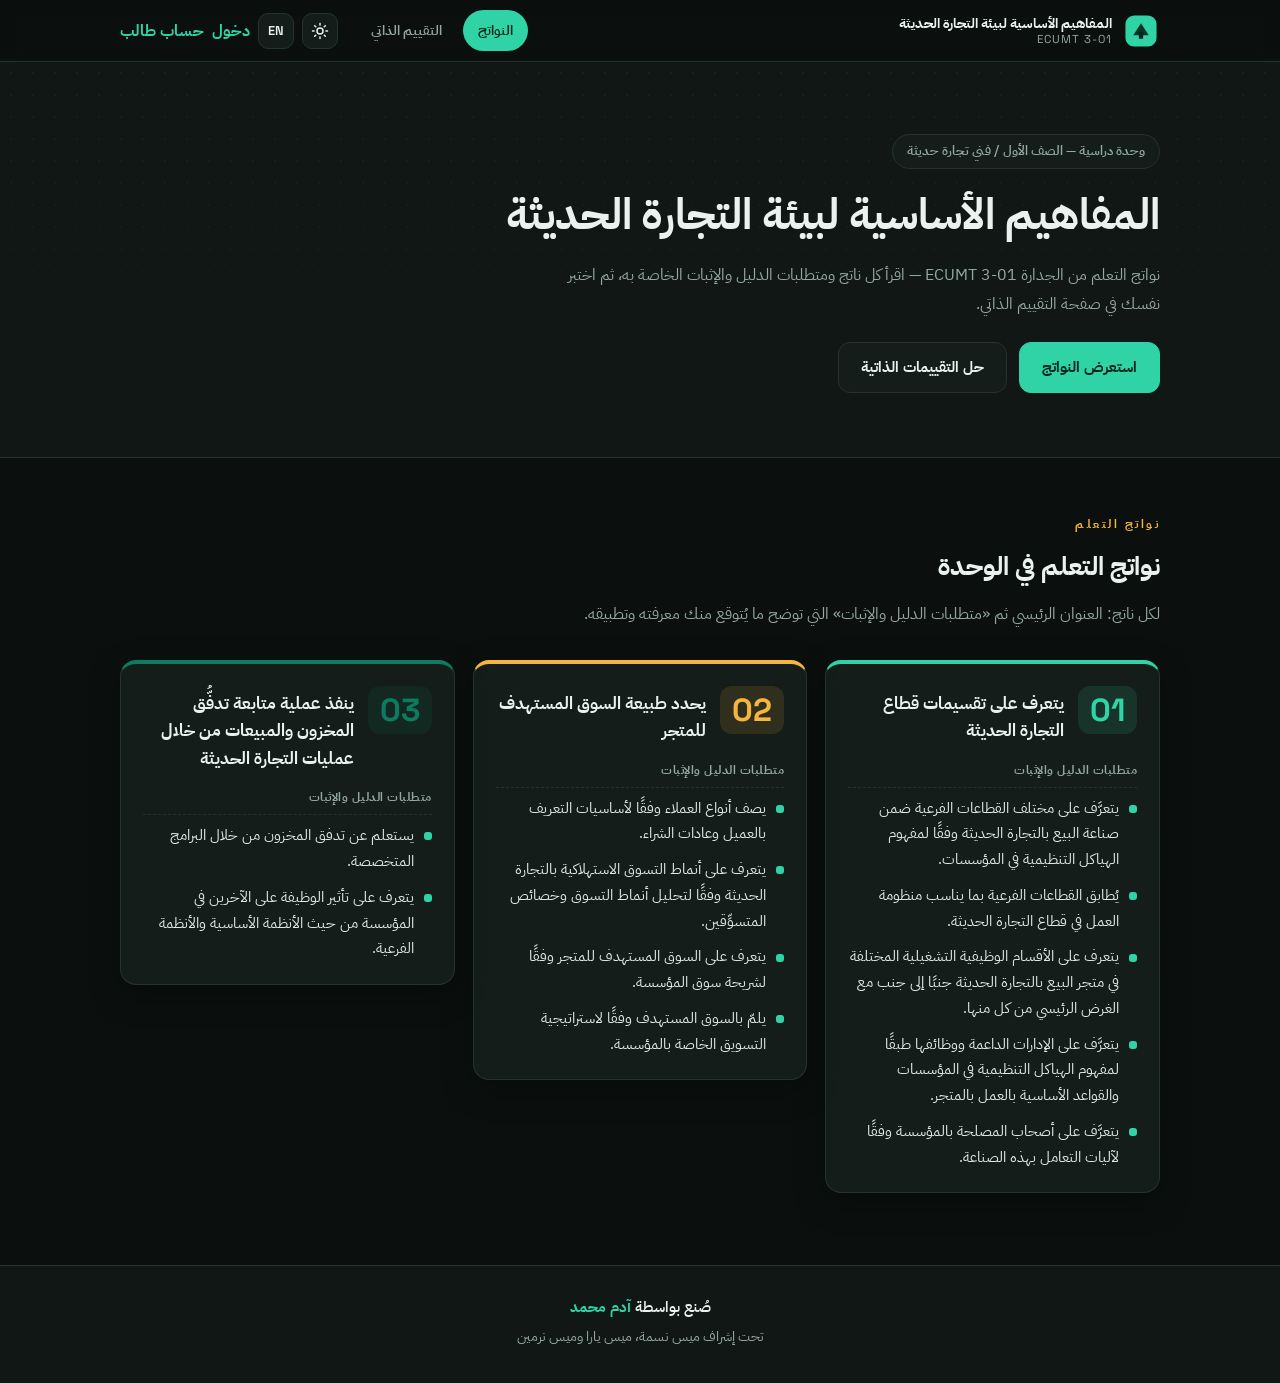
<file: index.html>
<!DOCTYPE html>
<html lang="ar" dir="rtl" data-theme="dark">
<head>
<meta charset="UTF-8" />
<meta name="viewport" content="width=device-width, initial-scale=1.0" />
<title>ECUMT 3-01 — المفاهيم الأساسية لبيئة التجارة الحديثة</title>
<script>
(function () {
  try {
    var t = localStorage.getItem("ecumt-theme");
    if (t) document.documentElement.setAttribute("data-theme", t);
    var l = localStorage.getItem("ecumt-lang");
    if (l) {
      document.documentElement.setAttribute("lang", l);
      document.documentElement.setAttribute("dir", l === "ar" ? "rtl" : "ltr");
    }
  } catch (e) {}
})();
</script>
<link rel="preconnect" href="https://fonts.googleapis.com" />
<link rel="preconnect" href="https://fonts.gstatic.com" crossorigin />
<link href="https://fonts.googleapis.com/css2?family=IBM+Plex+Sans+Arabic:wght@400;500;600;700&family=Space+Grotesk:wght@400;500;600;700&display=swap" rel="stylesheet" />
<link rel="stylesheet" href="styles.css" />
</head>
<body>

<header class="topbar">
  <div class="topbar__inner">
    <a class="brand" href="index.html">
      <svg class="brand__mark" viewBox="0 0 44 44" aria-hidden="true">
        <rect x="4" y="4" width="36" height="36" rx="10" class="mark-bg"/>
        <path d="M13 27 L22 13 L31 27 Z" class="mark-shape"/>
        <rect x="19.5" y="23" width="5" height="8" rx="1" class="mark-dot"/>
      </svg>
      <span class="brand__text">
        <strong data-i18n="brand_title">المفاهيم الأساسية لبيئة التجارة الحديثة</strong>
        <small>ECUMT 3-01</small>
      </span>
    </a>
    <nav class="nav" aria-label="main">
      <a class="nav__link is-active" href="index.html" data-i18n="nav_outcomes">النواتج</a>
      <a class="nav__link" href="quiz.html" data-i18n="nav_quiz">التقييمات</a>
    </nav>
    <div class="actions">
      <button id="themeBtn" class="iconbtn" type="button" aria-label="theme">
        <svg class="icon icon-sun" viewBox="0 0 24 24" width="18" height="18" fill="none" stroke="currentColor" stroke-width="2" stroke-linecap="round"><circle cx="12" cy="12" r="4"/><path d="M12 2v2M12 20v2M4.9 4.9l1.4 1.4M17.7 17.7l1.4 1.4M2 12h2M20 12h2M4.9 19.1l1.4-1.4M17.7 6.3l1.4-1.4"/></svg>
        <svg class="icon icon-moon" viewBox="0 0 24 24" width="18" height="18" fill="none" stroke="currentColor" stroke-width="2" stroke-linecap="round" stroke-linejoin="round"><path d="M21 12.8A9 9 0 1 1 11.2 3 7 7 0 0 0 21 12.8z"/></svg>
      </button>
      <button id="langBtn" class="langbtn" type="button">EN</button>
      <a class="auth-nav" href="login.html" data-i18n="nav_login">دخول</a>
      <a class="auth-nav" href="signup.html" data-i18n="nav_signup">حساب طالب</a>
    </div>
  </div>
</header>

<main>
  <section class="hero">
    <div class="hero__pattern" aria-hidden="true"></div>
    <div class="hero__inner">
      <span class="chip" data-i18n="hero_chip">وحدة دراسية — الصف الأول / فني تجارة حديثة</span>
      <h1 class="hero__title" data-i18n="hero_title">المفاهيم الأساسية لبيئة التجارة الحديثة</h1>
      <p class="hero__sub" data-i18n="hero_sub">نواتج التعلم الثلاثة الأولى من الجدارة ECUMT 3-01 — اقرأ كل ناتج ومتطلبات الدليل والإثبات الخاصة به، ثم اختبر نفسك في صفحة التقييمات.</p>
      <div class="hero__cta">
        <a class="btn btn--primary" href="#outcomes" data-i18n="hero_cta1">استعرض النواتج</a>
        <a class="btn btn--ghost" href="quiz.html" data-i18n="hero_cta2">حل التقييمات الذاتية</a>
      </div>
    </div>
  </section>

  <section id="outcomes" class="section">
    <div class="section__head">
      <span class="kicker" data-i18n="out_kicker">نواتج التعلم</span>
      <h2 data-i18n="out_title">نواتج التعلم في الوحدة</h2>
      <p class="section__lede" data-i18n="out_lede">لكل ناتج: العنوان الرئيسي ثم «متطلبات الدليل والإثبات» التي توضح ما يُتوقع منك معرفته وتطبيقه.</p>
    </div>

    <div class="cards">
      <article class="card">
        <div class="card__head">
          <span class="card__num">01</span>
          <h3 data-i18n="o1_title">يتعرف على تقسيمات قطاع التجارة الحديثة</h3>
        </div>
        <h4 class="card__reqtitle" data-i18n="req_title">متطلبات الدليل والإثبات</h4>
        <ul class="card__reqs">
          <li data-i18n="o1_r1">يتعرَّف على مختلف القطاعات الفرعية ضمن صناعة البيع بالتجارة الحديثة وفقًا لمفهوم الهياكل التنظيمية في المؤسسات.</li>
          <li data-i18n="o1_r2">يُطابق القطاعات الفرعية بما يناسب منظومة العمل في قطاع التجارة الحديثة.</li>
          <li data-i18n="o1_r3">يتعرف على الأقسام الوظيفية التشغيلية المختلفة في متجر البيع بالتجارة الحديثة جنبًا إلى جنب مع الغرض الرئيسي من كل منها.</li>
          <li data-i18n="o1_r4">يتعرَّف على الإدارات الداعمة ووظائفها طبقًا لمفهوم الهياكل التنظيمية في المؤسسات والقواعد الأساسية بالعمل بالمتجر.</li>
          <li data-i18n="o1_r5">يتعرَّف على أصحاب المصلحة بالمؤسسة وفقًا لآليات التعامل بهذه الصناعة.</li>
        </ul>
      </article>

      <article class="card">
        <div class="card__head">
          <span class="card__num">02</span>
          <h3 data-i18n="o2_title">يحدد طبيعة السوق المستهدف للمتجر</h3>
        </div>
        <h4 class="card__reqtitle" data-i18n="req_title2">متطلبات الدليل والإثبات</h4>
        <ul class="card__reqs">
          <li data-i18n="o2_r1">يصف أنواع العملاء وفقًا لأساسيات التعريف بالعميل وعادات الشراء.</li>
          <li data-i18n="o2_r2">يتعرف على أنماط التسوق الاستهلاكية بالتجارة الحديثة وفقًا لتحليل أنماط التسوق وخصائص المتسوِّقين.</li>
          <li data-i18n="o2_r3">يتعرف على السوق المستهدف للمتجر وفقًا لشريحة سوق المؤسسة.</li>
          <li data-i18n="o2_r4">يلمّ بالسوق المستهدف وفقًا لاستراتيجية التسويق الخاصة بالمؤسسة.</li>
        </ul>
      </article>

      <article class="card">
        <div class="card__head">
          <span class="card__num">03</span>
          <h3 data-i18n="o3_title">ينفذ عملية متابعة تدفُّق المخزون والمبيعات من خلال عمليات التجارة الحديثة</h3>
        </div>
        <h4 class="card__reqtitle" data-i18n="req_title3">متطلبات الدليل والإثبات</h4>
        <ul class="card__reqs">
          <li data-i18n="o3_r1">يستعلم عن تدفق المخزون من خلال البرامج المتخصصة.</li>
          <li data-i18n="o3_r2">يتعرف على تأثير الوظيفة على الآخرين في المؤسسة من حيث الأنظمة الأساسية والأنظمة الفرعية.</li>
        </ul>
      </article>
    </div>
  </section>
</main>

<footer class="footer">
  <p class="footer__made" data-i18n="footer_made">صُنع بواسطة <span class="footer__name">آدم محمد</span></p>
  <p class="footer__super" data-i18n="footer_super">تحت إشراف ميس نسمة، ميس يارا وميس نرمين</p>
</footer>

<script src="app.js"></script>
</body>
</html>
</file>
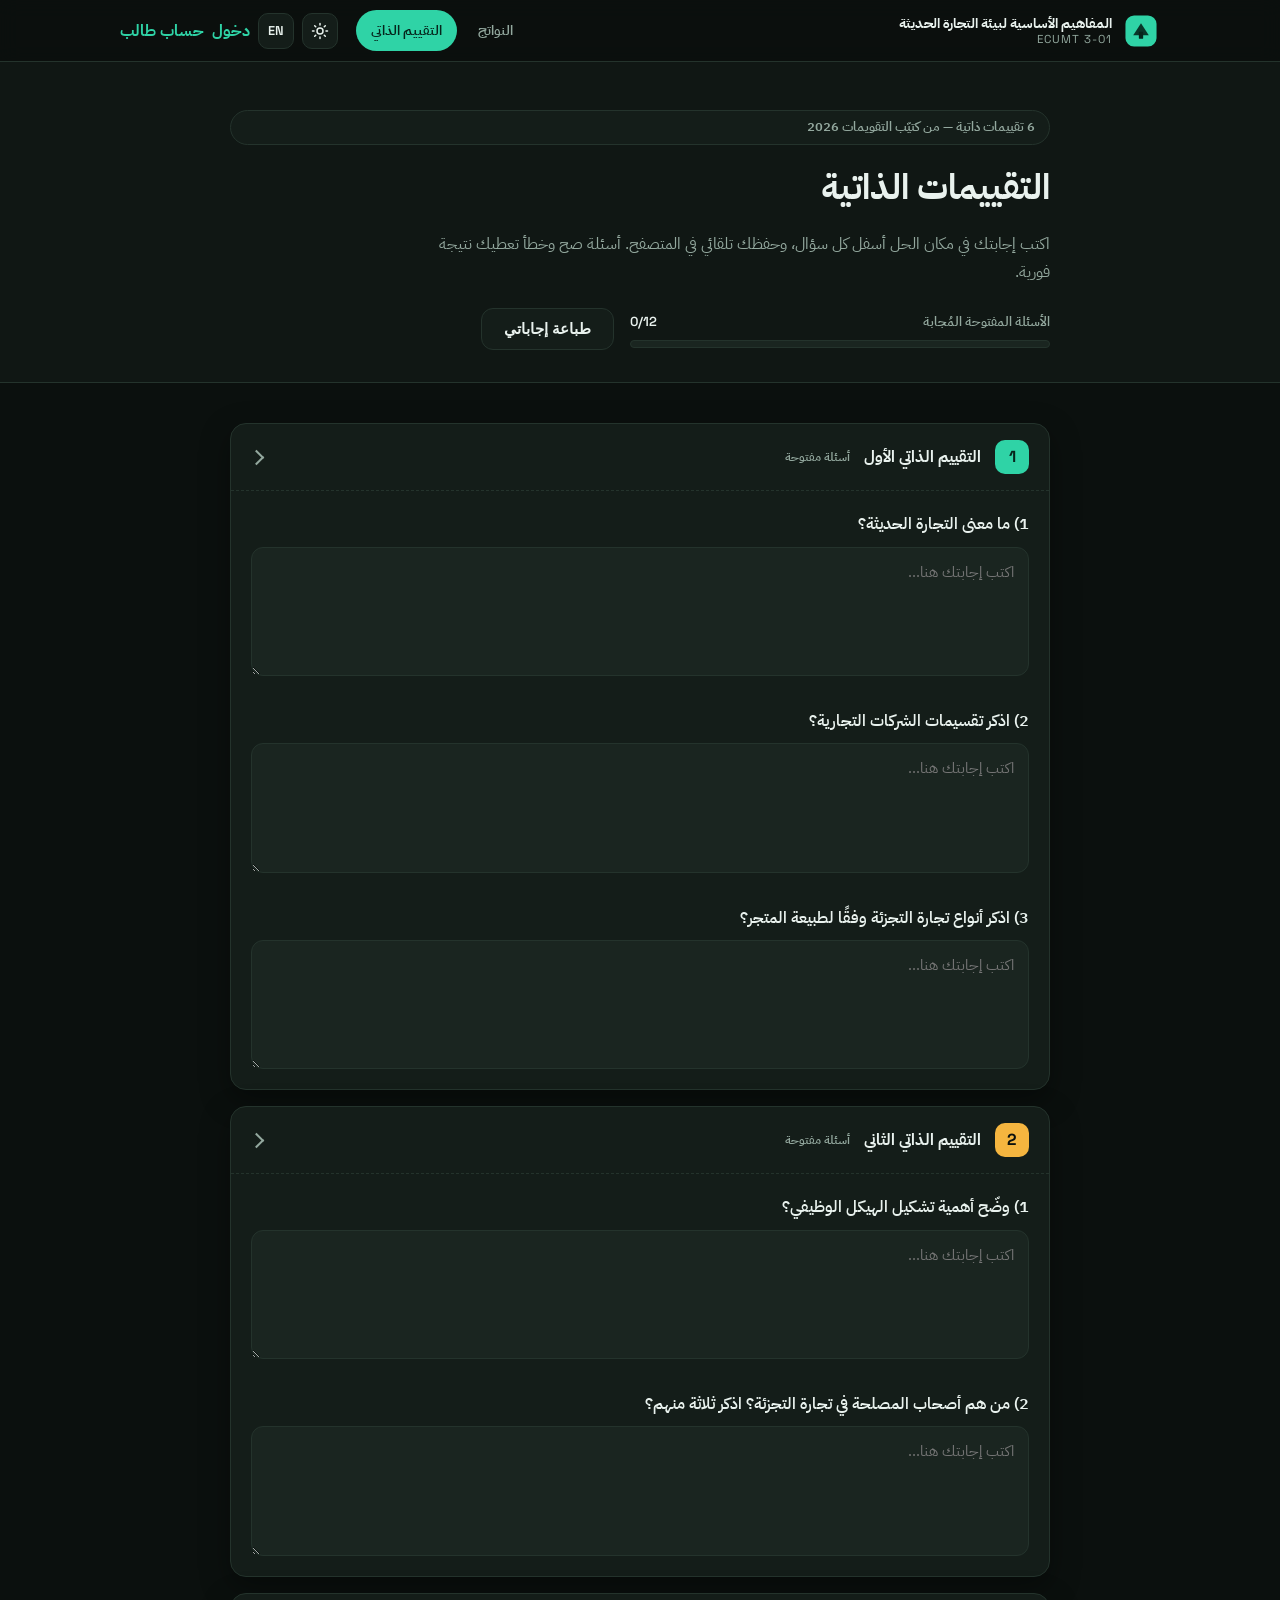
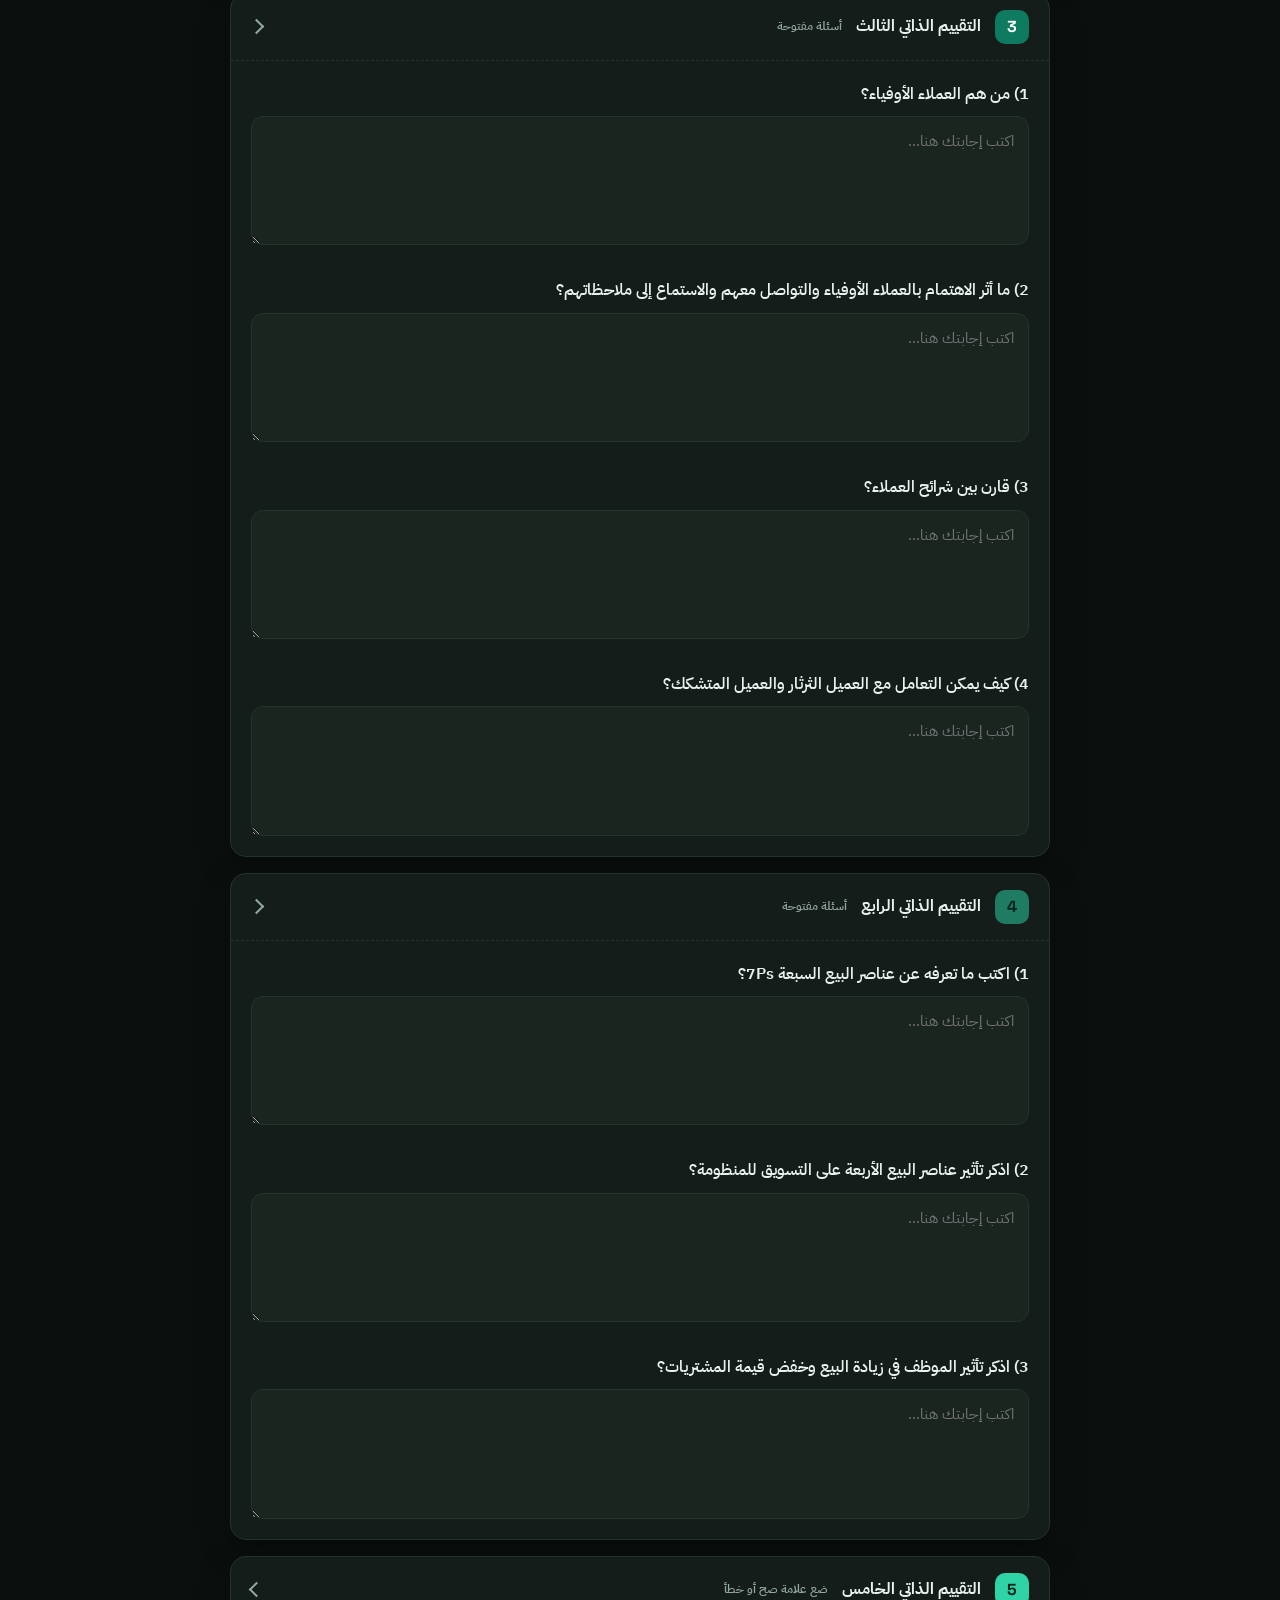
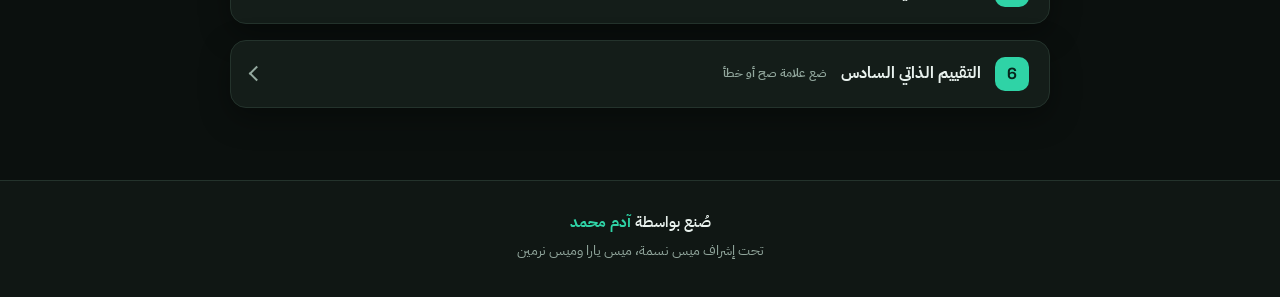
<file: quiz.html>
<!DOCTYPE html>
<html lang="ar" dir="rtl" data-theme="dark">
<head>
<meta charset="UTF-8" />
<meta name="viewport" content="width=device-width, initial-scale=1.0" />
<title>التقييمات الذاتية — ECUMT 3-01</title>
<script>
(function () {
  try {
    var t = localStorage.getItem("ecumt-theme");
    if (t) document.documentElement.setAttribute("data-theme", t);
    var l = localStorage.getItem("ecumt-lang");
    if (l) {
      document.documentElement.setAttribute("lang", l);
      document.documentElement.setAttribute("dir", l === "ar" ? "rtl" : "ltr");
    }
  } catch (e) {}
})();
</script>
<link rel="preconnect" href="https://fonts.googleapis.com" />
<link rel="preconnect" href="https://fonts.gstatic.com" crossorigin />
<link href="https://fonts.googleapis.com/css2?family=IBM+Plex+Sans+Arabic:wght@400;500;600;700&family=Space+Grotesk:wght@400;500;600;700&display=swap" rel="stylesheet" />
<link rel="stylesheet" href="styles.css" />
</head>
<body>

<header class="topbar">
  <div class="topbar__inner">
    <a class="brand" href="index.html">
      <svg class="brand__mark" viewBox="0 0 44 44" aria-hidden="true">
        <rect x="4" y="4" width="36" height="36" rx="10" class="mark-bg"/>
        <path d="M13 27 L22 13 L31 27 Z" class="mark-shape"/>
        <rect x="19.5" y="23" width="5" height="8" rx="1" class="mark-dot"/>
      </svg>
      <span class="brand__text">
        <strong data-i18n="brand_title">المفاهيم الأساسية لبيئة التجارة الحديثة</strong>
        <small>ECUMT 3-01</small>
      </span>
    </a>
    <nav class="nav" aria-label="main">
      <a class="nav__link" href="index.html" data-i18n="nav_outcomes">النواتج</a>
      <a class="nav__link is-active" href="quiz.html" data-i18n="nav_quiz">التقييمات</a>
    </nav>
    <div class="actions">
      <button id="themeBtn" class="iconbtn" type="button" aria-label="theme">
        <svg class="icon icon-sun" viewBox="0 0 24 24" width="18" height="18" fill="none" stroke="currentColor" stroke-width="2" stroke-linecap="round"><circle cx="12" cy="12" r="4"/><path d="M12 2v2M12 20v2M4.9 4.9l1.4 1.4M17.7 17.7l1.4 1.4M2 12h2M20 12h2M4.9 19.1l1.4-1.4M17.7 6.3l1.4-1.4"/></svg>
        <svg class="icon icon-moon" viewBox="0 0 24 24" width="18" height="18" fill="none" stroke="currentColor" stroke-width="2" stroke-linecap="round" stroke-linejoin="round"><path d="M21 12.8A9 9 0 1 1 11.2 3 7 7 0 0 0 21 12.8z"/></svg>
      </button>
      <button id="langBtn" class="langbtn" type="button">EN</button>
      <a class="auth-nav" href="login.html" data-i18n="nav_login">دخول</a>
      <a class="auth-nav" href="signup.html" data-i18n="nav_signup">حساب طالب</a>
    </div>
  </div>
</header>

<main>
  <section class="quizhead">
    <div class="quizhead__inner">
      <span class="chip" data-i18n="quiz_chip">6 تقييمات ذاتية — من كتيّب التقويمات 2026</span>
      <h1 data-i18n="quiz_title">التقييمات الذاتية</h1>
      <p data-i18n="quiz_sub">اكتب إجابتك في مكان الحل أسفل كل سؤال، وحفظك تلقائي في المتصفح. أسئلة صح وخطأ تعطيك نتيجة فورية.</p>
      <div class="quizhead__meta">
        <div class="meter">
          <div class="meter__label"><span data-i18n="meter_open">الأسئلة المفتوحة المُجابة</span><span id="openCount">0/12</span></div>
          <div class="meter__track"><div class="meter__fill" id="openFill"></div></div>
        </div>
        <button id="printBtn" class="btn btn--ghost" type="button" data-i18n="print_btn">طباعة إجاباتي</button>
      </div>
    </div>
  </section>

  <section class="groups">

    <details class="group" open>
      <summary class="group__head">
        <span class="group__badge">1</span>
        <span class="group__title" data-i18n="g1_title">التقييم الذاتي الأول</span>
        <span class="group__hint" data-i18n="g_open">أسئلة مفتوحة</span>
      </summary>
      <div class="group__body">
        <div class="q" data-q="q1">
          <p class="q__text" data-i18n="q1">1) ما معنى التجارة الحديثة؟</p>
          <textarea class="q__input" rows="4" data-store="q1" data-i18n-ph="ph_answer" placeholder="اكتب إجابتك هنا..."></textarea>
        </div>
        <div class="q" data-q="q2">
          <p class="q__text" data-i18n="q2">2) اذكر تقسيمات الشركات التجارية؟</p>
          <textarea class="q__input" rows="4" data-store="q2" data-i18n-ph="ph_answer" placeholder="اكتب إجابتك هنا..."></textarea>
        </div>
        <div class="q" data-q="q3">
          <p class="q__text" data-i18n="q3">3) اذكر أنواع تجارة التجزئة وفقًا لطبيعة المتجر؟</p>
          <textarea class="q__input" rows="4" data-store="q3" data-i18n-ph="ph_answer" placeholder="اكتب إجابتك هنا..."></textarea>
        </div>
      </div>
    </details>

    <details class="group" open>
      <summary class="group__head">
        <span class="group__badge">2</span>
        <span class="group__title" data-i18n="g2_title">التقييم الذاتي الثاني</span>
        <span class="group__hint" data-i18n="g_open">أسئلة مفتوحة</span>
      </summary>
      <div class="group__body">
        <div class="q" data-q="q4">
          <p class="q__text" data-i18n="q4">1) وضّح أهمية تشكيل الهيكل الوظيفي؟</p>
          <textarea class="q__input" rows="4" data-store="q4" data-i18n-ph="ph_answer" placeholder="اكتب إجابتك هنا..."></textarea>
        </div>
        <div class="q" data-q="q5">
          <p class="q__text" data-i18n="q5">2) من هم أصحاب المصلحة في تجارة التجزئة؟ اذكر ثلاثة منهم؟</p>
          <textarea class="q__input" rows="4" data-store="q5" data-i18n-ph="ph_answer" placeholder="اكتب إجابتك هنا..."></textarea>
        </div>
      </div>
    </details>

    <details class="group" open>
      <summary class="group__head">
        <span class="group__badge">3</span>
        <span class="group__title" data-i18n="g3_title">التقييم الذاتي الثالث</span>
        <span class="group__hint" data-i18n="g_open">أسئلة مفتوحة</span>
      </summary>
      <div class="group__body">
        <div class="q" data-q="q6">
          <p class="q__text" data-i18n="q6">1) من هم العملاء الأوفياء؟</p>
          <textarea class="q__input" rows="4" data-store="q6" data-i18n-ph="ph_answer" placeholder="اكتب إجابتك هنا..."></textarea>
        </div>
        <div class="q" data-q="q7">
          <p class="q__text" data-i18n="q7">2) ما أثر الاهتمام بالعملاء الأوفياء والتواصل معهم والاستماع إلى ملاحظاتهم؟</p>
          <textarea class="q__input" rows="4" data-store="q7" data-i18n-ph="ph_answer" placeholder="اكتب إجابتك هنا..."></textarea>
        </div>
        <div class="q" data-q="q8">
          <p class="q__text" data-i18n="q8">3) قارن بين شرائح العملاء؟</p>
          <textarea class="q__input" rows="4" data-store="q8" data-i18n-ph="ph_answer" placeholder="اكتب إجابتك هنا..."></textarea>
        </div>
        <div class="q" data-q="q9">
          <p class="q__text" data-i18n="q9">4) كيف يمكن التعامل مع العميل الثرثار والعميل المتشكك؟</p>
          <textarea class="q__input" rows="4" data-store="q9" data-i18n-ph="ph_answer" placeholder="اكتب إجابتك هنا..."></textarea>
        </div>
      </div>
    </details>

    <details class="group" open>
      <summary class="group__head">
        <span class="group__badge">4</span>
        <span class="group__title" data-i18n="g4_title">التقييم الذاتي الرابع</span>
        <span class="group__hint" data-i18n="g_open">أسئلة مفتوحة</span>
      </summary>
      <div class="group__body">
        <div class="q" data-q="q10">
          <p class="q__text" data-i18n="q10">1) اكتب ما تعرفه عن عناصر البيع السبعة 7Ps؟</p>
          <textarea class="q__input" rows="4" data-store="q10" data-i18n-ph="ph_answer" placeholder="اكتب إجابتك هنا..."></textarea>
        </div>
        <div class="q" data-q="q11">
          <p class="q__text" data-i18n="q11">2) اذكر تأثير عناصر البيع الأربعة على التسويق للمنظومة؟</p>
          <textarea class="q__input" rows="4" data-store="q11" data-i18n-ph="ph_answer" placeholder="اكتب إجابتك هنا..."></textarea>
        </div>
        <div class="q" data-q="q12">
          <p class="q__text" data-i18n="q12">3) اذكر تأثير الموظف في زيادة البيع وخفض قيمة المشتريات؟</p>
          <textarea class="q__input" rows="4" data-store="q12" data-i18n-ph="ph_answer" placeholder="اكتب إجابتك هنا..."></textarea>
        </div>
      </div>
    </details>

    <details class="group">
      <summary class="group__head">
        <span class="group__badge">5</span>
        <span class="group__title" data-i18n="g5_title">التقييم الذاتي الخامس</span>
        <span class="group__hint" data-i18n="g_tf">ضع علامة صح أو خطأ</span>
      </summary>
      <div class="group__body">
        <div class="tf" data-tf="s5q1" data-answer="false">
          <p class="tf__text" data-i18n="s5q1">1) هيئة سلامة الغذاء هي الجهة المسؤولة عن تحصيل الضرائب الواجب سدادها.</p>
          <div class="tf__btns">
            <button type="button" class="tf__btn" data-val="true" data-i18n="btn_true">صح</button>
            <button type="button" class="tf__btn" data-val="false" data-i18n="btn_false">خطأ</button>
          </div>
          <p class="tf__fb" aria-live="polite"></p>
        </div>
        <div class="tf" data-tf="s5q2" data-answer="false">
          <p class="tf__text" data-i18n="s5q2">2) لا يحتاج متجر بيع التجزئة إلى الحصول على التراخيص أو التسجيل القانوني.</p>
          <div class="tf__btns">
            <button type="button" class="tf__btn" data-val="true" data-i18n="btn_true">صح</button>
            <button type="button" class="tf__btn" data-val="false" data-i18n="btn_false">خطأ</button>
          </div>
          <p class="tf__fb" aria-live="polite"></p>
        </div>
        <div class="tf" data-tf="s5q3" data-answer="true">
          <p class="tf__text" data-i18n="s5q3">3) تهدف قوانين حماية المستهلك إلى حماية حقوق المستهلكين وتضمن المنافسة التجارية العادلة.</p>
          <div class="tf__btns">
            <button type="button" class="tf__btn" data-val="true" data-i18n="btn_true">صح</button>
            <button type="button" class="tf__btn" data-val="false" data-i18n="btn_false">خطأ</button>
          </div>
          <p class="tf__fb" aria-live="polite"></p>
        </div>
        <div class="tf" data-tf="s5q4" data-answer="true">
          <p class="tf__text" data-i18n="s5q4">4) تهدف تعليمات سلامة الغذاء إلى حماية المستهلك من الإصابة بالأمراض المنقولة بواسطة الغذاء أو الإصابة بالتسمم الغذائي.</p>
          <div class="tf__btns">
            <button type="button" class="tf__btn" data-val="true" data-i18n="btn_true">صح</button>
            <button type="button" class="tf__btn" data-val="false" data-i18n="btn_false">خطأ</button>
          </div>
          <p class="tf__fb" aria-live="polite"></p>
        </div>
        <p class="tf__score" data-score-for="5"></p>
      </div>
    </details>

    <details class="group">
      <summary class="group__head">
        <span class="group__badge">6</span>
        <span class="group__title" data-i18n="g6_title">التقييم الذاتي السادس</span>
        <span class="group__hint" data-i18n="g_tf">ضع علامة صح أو خطأ</span>
      </summary>
      <div class="group__body">
        <div class="tf" data-tf="s6q1" data-answer="true">
          <p class="tf__text" data-i18n="s6q1">1) تُعتبر العناصر المؤثرة في الربحية: المبيعات والمشتريات والهالك.</p>
          <div class="tf__btns">
            <button type="button" class="tf__btn" data-val="true" data-i18n="btn_true">صح</button>
            <button type="button" class="tf__btn" data-val="false" data-i18n="btn_false">خطأ</button>
          </div>
          <p class="tf__fb" aria-live="polite"></p>
        </div>
        <div class="tf" data-tf="s6q2" data-answer="true">
          <p class="tf__text" data-i18n="s6q2">2) يتم حساب متوسط المخزون عن طريق جمع قيم المخزون لكل شهر ثم قسمتها على عدد تلك الشهور.</p>
          <div class="tf__btns">
            <button type="button" class="tf__btn" data-val="true" data-i18n="btn_true">صح</button>
            <button type="button" class="tf__btn" data-val="false" data-i18n="btn_false">خطأ</button>
          </div>
          <p class="tf__fb" aria-live="polite"></p>
        </div>
        <div class="tf" data-tf="s6q3" data-answer="true">
          <p class="tf__text" data-i18n="s6q3">3) التكاليف المتغيرة هي تكلفة العمالة أو المواد أو النفقات العامة التي تتغير وفقًا للتغير في حجم وحدات الإنتاج.</p>
          <div class="tf__btns">
            <button type="button" class="tf__btn" data-val="true" data-i18n="btn_true">صح</button>
            <button type="button" class="tf__btn" data-val="false" data-i18n="btn_false">خطأ</button>
          </div>
          <p class="tf__fb" aria-live="polite"></p>
        </div>
        <div class="tf" data-tf="s6q4" data-answer="false">
          <p class="tf__text" data-i18n="s6q4">4) يُعرَّف الانكماش بأنه مقدار الزيادة في المنتجات المجردة.</p>
          <div class="tf__btns">
            <button type="button" class="tf__btn" data-val="true" data-i18n="btn_true">صح</button>
            <button type="button" class="tf__btn" data-val="false" data-i18n="btn_false">خطأ</button>
          </div>
          <p class="tf__fb" aria-live="polite"></p>
        </div>
        <div class="tf" data-tf="s6q5" data-answer="false">
          <p class="tf__text" data-i18n="s6q5">5) صافي الربح = المبيعات − المشتريات فقط.</p>
          <div class="tf__btns">
            <button type="button" class="tf__btn" data-val="true" data-i18n="btn_true">صح</button>
            <button type="button" class="tf__btn" data-val="false" data-i18n="btn_false">خطأ</button>
          </div>
          <p class="tf__fb" aria-live="polite"></p>
        </div>
        <p class="tf__score" data-score-for="6"></p>
      </div>
    </details>

  </section>
</main>

<footer class="footer">
  <p class="footer__made" data-i18n="footer_made">صُنع بواسطة <span class="footer__name">آدم محمد</span></p>
  <p class="footer__super" data-i18n="footer_super">تحت إشراف ميس نسمة، ميس يارا وميس نرمين</p>
</footer>

<div id="printArea" class="print-area" aria-hidden="true"></div>

<script src="app.js"></script>
</body>
</html>
</file>
<file: styles.css>
:root {
  --radius: 16px;
  --font-ar: "IBM Plex Sans Arabic", "Segoe UI", Tahoma, sans-serif;
  --font-en: "Space Grotesk", "IBM Plex Sans Arabic", sans-serif;
}

html[data-theme="dark"] {
  --bg: #0b100e;
  --bg-soft: #101714;
  --surface: #141d19;
  --surface-2: #1a2520;
  --line: #24332c;
  --ink: #e9f2ee;
  --muted: #93a89e;
  --brand: #2fd3a6;
  --brand-ink: #06251c;
  --brand-deep: #0e7a5f;
  --amber: #f5b53f;
  --ok: #35c46e;
  --bad: #ef6461;
  --shadow: 0 10px 30px rgba(0, 0, 0, 0.35);
}

html[data-theme="light"] {
  --bg: #f4f2ea;
  --bg-soft: #eceade;
  --surface: #ffffff;
  --surface-2: #f7f6ef;
  --line: #ddd9c8;
  --ink: #1a231f;
  --muted: #5f7168;
  --brand: #0d8a6a;
  --brand-ink: #ffffff;
  --brand-deep: #0a6b53;
  --amber: #b97e0f;
  --ok: #1d9d53;
  --bad: #d1403c;
  --shadow: 0 10px 26px rgba(31, 45, 38, 0.12);
}

* { box-sizing: border-box; }

html { scroll-behavior: smooth; }

body {
  margin: 0;
  font-family: var(--font-ar);
  background: var(--bg);
  color: var(--ink);
  line-height: 1.75;
  transition: background 0.25s ease, color 0.25s ease;
}

[lang="en"] body, [lang="en"] .hero__title, [lang="en"] h1, [lang="en"] h2, [lang="en"] h3 {
  letter-spacing: 0.1px;
}

h1, h2, h3, h4, p { margin: 0; }

a { color: inherit; text-decoration: none; }

/* ---------- top bar ---------- */
.topbar {
  position: sticky;
  top: 0;
  z-index: 50;
  background: color-mix(in srgb, var(--bg) 82%, transparent);
  backdrop-filter: blur(10px);
  border-bottom: 1px solid var(--line);
}

.topbar__inner {
  max-width: 1080px;
  margin: 0 auto;
  padding: 10px 20px;
  display: flex;
  align-items: center;
  gap: 18px;
}

.brand { display: flex; align-items: center; gap: 10px; min-width: 0; }

.brand__mark { width: 38px; height: 38px; flex: none; }
.mark-bg { fill: var(--brand); }
.mark-shape { fill: var(--brand-ink); opacity: 0.9; }
.mark-dot { fill: var(--brand-ink); }

.brand__text { display: flex; flex-direction: column; line-height: 1.25; min-width: 0; }
.brand__text strong { font-size: 0.86rem; font-weight: 700; white-space: nowrap; overflow: hidden; text-overflow: ellipsis; max-width: 34ch; }
.brand__text small { font-family: var(--font-en); font-size: 0.72rem; color: var(--muted); letter-spacing: 1px; }

.nav { display: flex; gap: 6px; margin-inline-start: auto; }

.nav__link {
  padding: 7px 14px;
  border-radius: 999px;
  font-size: 0.9rem;
  font-weight: 600;
  color: var(--muted);
  border: 1px solid transparent;
}

.nav__link:hover { color: var(--ink); }

.nav__link.is-active {
  color: var(--brand-ink);
  background: var(--brand);
}

.actions { display: flex; align-items: center; gap: 8px; }

.iconbtn, .langbtn {
  cursor: pointer;
  border: 1px solid var(--line);
  background: var(--surface);
  color: var(--ink);
  border-radius: 10px;
  height: 36px;
  min-width: 36px;
  display: inline-flex;
  align-items: center;
  justify-content: center;
  font-family: var(--font-en);
  font-weight: 600;
  font-size: 0.8rem;
  transition: border-color 0.2s ease, transform 0.15s ease;
}

.iconbtn:hover, .langbtn:hover { border-color: var(--brand); transform: translateY(-1px); }

html[data-theme="dark"] .icon-moon { display: none; }
html[data-theme="light"] .icon-sun { display: none; }

/* ---------- hero ---------- */
.hero {
  position: relative;
  background: var(--bg-soft);
  border-bottom: 1px solid var(--line);
  overflow: hidden;
}

.hero__pattern {
  position: absolute;
  inset: 0;
  background-image: radial-gradient(color-mix(in srgb, var(--brand) 22%, transparent) 1.2px, transparent 1.2px);
  background-size: 22px 22px;
  opacity: 0.35;
  pointer-events: none;
  mask-image: linear-gradient(180deg, black, transparent 85%);
  -webkit-mask-image: linear-gradient(180deg, black, transparent 85%);
}

.hero__inner {
  position: relative;
  max-width: 1080px;
  margin: 0 auto;
  padding: 72px 20px 64px;
  display: flex;
  flex-direction: column;
  align-items: flex-start;
  gap: 16px;
}

.chip {
  display: inline-block;
  padding: 5px 14px;
  border-radius: 999px;
  border: 1px solid var(--line);
  background: var(--surface);
  color: var(--muted);
  font-size: 0.8rem;
  font-weight: 600;
}

.hero__title { font-size: clamp(1.7rem, 4.5vw, 2.7rem); font-weight: 700; line-height: 1.4; }

.hero__sub { max-width: 62ch; color: var(--muted); font-size: 1.02rem; }

.hero__cta { display: flex; flex-wrap: wrap; gap: 12px; margin-top: 8px; }

.btn {
  display: inline-flex;
  align-items: center;
  justify-content: center;
  padding: 11px 22px;
  border-radius: 12px;
  font-weight: 700;
  font-size: 0.95rem;
  cursor: pointer;
  border: 1px solid var(--line);
  transition: transform 0.15s ease, border-color 0.2s ease;
}

.btn:hover { transform: translateY(-2px); }

.btn--primary { background: var(--brand); color: var(--brand-ink); border-color: var(--brand); }
.btn--ghost { background: var(--surface); color: var(--ink); }

/* ---------- sections ---------- */
.section { max-width: 1080px; margin: 0 auto; padding: 56px 20px 72px; }

.section__head { max-width: 640px; margin-bottom: 32px; display: flex; flex-direction: column; gap: 10px; }

.kicker {
  font-family: var(--font-en);
  font-size: 0.75rem;
  font-weight: 700;
  letter-spacing: 2.5px;
  text-transform: uppercase;
  color: var(--amber);
}

.section__head h2 { font-size: 1.6rem; font-weight: 700; }
.section__lede { color: var(--muted); }

.cards { display: grid; grid-template-columns: repeat(3, 1fr); gap: 18px; align-items: start; }

.card {
  background: var(--surface);
  border: 1px solid var(--line);
  border-radius: var(--radius);
  padding: 22px;
  box-shadow: var(--shadow);
  border-top: 4px solid var(--brand);
}

.card:nth-child(2) { border-top-color: var(--amber); }
.card:nth-child(3) { border-top-color: var(--brand-deep); }

.card__head { display: flex; align-items: flex-start; gap: 14px; margin-bottom: 14px; }

.card__num {
  font-family: var(--font-en);
  font-size: 2rem;
  font-weight: 700;
  line-height: 1;
  color: var(--brand);
  background: color-mix(in srgb, var(--brand) 12%, transparent);
  border-radius: 12px;
  padding: 8px 12px;
  flex: none;
}

.card:nth-child(2) .card__num { color: var(--amber); background: color-mix(in srgb, var(--amber) 12%, transparent); }
.card:nth-child(3) .card__num { color: var(--brand-deep); background: color-mix(in srgb, var(--brand-deep) 12%, transparent); }

.card__head h3 { font-size: 1.08rem; font-weight: 700; line-height: 1.6; padding-top: 4px; }

.card__reqtitle {
  font-size: 0.78rem;
  font-weight: 700;
  color: var(--muted);
  letter-spacing: 0.5px;
  margin-bottom: 8px;
  padding-bottom: 6px;
  border-bottom: 1px dashed var(--line);
}

.card__reqs { margin: 0; padding: 0; list-style: none; display: flex; flex-direction: column; gap: 10px; }

.card__reqs li {
  position: relative;
  padding-inline-start: 18px;
  font-size: 0.92rem;
  color: color-mix(in srgb, var(--ink) 88%, var(--muted));
}

.card__reqs li::before {
  content: "";
  position: absolute;
  inset-inline-start: 0;
  top: 0.62em;
  width: 8px;
  height: 8px;
  border-radius: 3px;
  background: var(--brand);
}

/* ---------- quiz page ---------- */
.quizhead { background: var(--bg-soft); border-bottom: 1px solid var(--line); }

.quizhead__inner {
  max-width: 860px;
  margin: 0 auto;
  padding: 48px 20px 32px;
  display: flex;
  flex-direction: column;
  gap: 12px;
}

.quizhead h1 { font-size: clamp(1.6rem, 4vw, 2.2rem); font-weight: 700; }
.quizhead p { color: var(--muted); max-width: 64ch; }

.quizhead__meta { display: flex; flex-wrap: wrap; align-items: center; gap: 16px; margin-top: 10px; }

.meter { flex: 1 1 260px; max-width: 420px; }

.meter__label { display: flex; justify-content: space-between; font-size: 0.82rem; font-weight: 600; color: var(--muted); margin-bottom: 6px; }
.meter__label span:last-child { font-family: var(--font-en); color: var(--ink); }

.meter__track { height: 8px; border-radius: 999px; background: var(--surface-2); border: 1px solid var(--line); overflow: hidden; }

.meter__fill {
  height: 100%;
  width: 0%;
  background: var(--brand);
  border-radius: 999px;
  transition: width 0.3s ease;
}

.groups { max-width: 860px; margin: 0 auto; padding: 40px 20px 72px; display: flex; flex-direction: column; gap: 16px; }

.group {
  background: var(--surface);
  border: 1px solid var(--line);
  border-radius: var(--radius);
  box-shadow: var(--shadow);
  overflow: hidden;
}

.group__head {
  display: flex;
  align-items: center;
  gap: 14px;
  padding: 16px 20px;
  cursor: pointer;
  list-style: none;
  user-select: none;
}

.group__head::-webkit-details-marker { display: none; }

.group__head::after {
  content: "";
  width: 9px;
  height: 9px;
  border-inline-end: 2px solid var(--muted);
  border-bottom: 2px solid var(--muted);
  transform: rotate(45deg);
  margin-inline-start: auto;
  transition: transform 0.2s ease;
  flex: none;
}

.group[open] .group__head::after { transform: rotate(225deg); }

.group__badge {
  font-family: var(--font-en);
  font-weight: 700;
  width: 34px;
  height: 34px;
  border-radius: 10px;
  display: inline-flex;
  align-items: center;
  justify-content: center;
  background: var(--brand);
  color: var(--brand-ink);
  flex: none;
}

.group:nth-of-type(2) .group__badge { background: var(--amber); color: var(--bg); }
.group:nth-of-type(3) .group__badge { background: var(--brand-deep); color: #fff; }
.group:nth-of-type(4) .group__badge { background: color-mix(in srgb, var(--brand) 55%, var(--bg)); color: var(--brand-ink); }

.group__title { font-weight: 700; font-size: 1.02rem; }

.group__hint { font-size: 0.76rem; color: var(--muted); font-weight: 600; }

.group__body { padding: 6px 20px 20px; display: flex; flex-direction: column; gap: 18px; border-top: 1px dashed var(--line); }

.q { display: flex; flex-direction: column; gap: 8px; padding-top: 14px; }

.q__text { font-weight: 600; font-size: 0.98rem; }

.q__input {
  width: 100%;
  resize: vertical;
  min-height: 96px;
  font-family: inherit;
  font-size: 0.95rem;
  line-height: 1.7;
  color: var(--ink);
  background: var(--surface-2);
  border: 1px solid var(--line);
  border-radius: 12px;
  padding: 12px 14px;
  transition: border-color 0.2s ease;
}

.q__input:focus { outline: none; border-color: var(--brand); }

/* true / false */
.tf { display: flex; flex-direction: column; gap: 10px; padding-top: 14px; }
.tf__text { font-weight: 600; font-size: 0.98rem; }

.tf__btns { display: flex; gap: 10px; }

.tf__btn {
  cursor: pointer;
  padding: 8px 26px;
  border-radius: 10px;
  border: 1px solid var(--line);
  background: var(--surface-2);
  color: var(--ink);
  font-family: inherit;
  font-weight: 700;
  font-size: 0.9rem;
  transition: border-color 0.2s ease, transform 0.15s ease;
}

.tf__btn:hover { border-color: var(--brand); transform: translateY(-1px); }

.tf.is-done .tf__btn { pointer-events: none; opacity: 0.55; }

.tf__btn.is-picked-ok { background: var(--ok); border-color: var(--ok); color: #fff; opacity: 1; }
.tf__btn.is-picked-bad { background: var(--bad); border-color: var(--bad); color: #fff; opacity: 1; }

.tf__fb { font-size: 0.85rem; font-weight: 700; min-height: 0; }
.tf__fb.ok { color: var(--ok); }
.tf__fb.bad { color: var(--bad); }

.tf__score { font-family: var(--font-en); font-weight: 700; color: var(--amber); font-size: 0.95rem; margin: 0; padding-top: 4px; }

/* ---------- footer ---------- */
.footer {
  border-top: 1px solid var(--line);
  background: var(--bg-soft);
  padding: 28px 20px 34px;
  text-align: center;
  display: flex;
  flex-direction: column;
  gap: 4px;
}

.footer__made { font-size: 0.95rem; font-weight: 600; }
.footer__name { color: var(--brand); font-weight: 700; }
.footer__super { font-size: 0.85rem; color: var(--muted); }

/* ---------- print ---------- */
.print-area { display: none; }

@media print {
  body > *:not(.print-area) { display: none !important; }
  .print-area { display: block; font-family: var(--font-ar); color: #000; padding: 12px; }
  .print-area h1 { font-size: 18pt; margin-bottom: 4pt; }
  .print-area h2 { font-size: 13pt; margin: 14pt 0 4pt; border-bottom: 1px solid #000; padding-bottom: 2pt; }
  .print-area h3 { font-size: 11pt; margin: 10pt 0 2pt; }
  .print-area p { font-size: 10.5pt; margin: 2pt 0; }
  .print-area .ans { white-space: pre-wrap; border: 1px solid #999; border-radius: 4pt; padding: 6pt 8pt; margin: 2pt 0 8pt; min-height: 24pt; }
}

/* ---------- responsive ---------- */
@media (max-width: 900px) {
  .cards { grid-template-columns: 1fr; }
  .brand__text strong { max-width: 20ch; }
}

@media (max-width: 620px) {
  .topbar__inner { flex-wrap: wrap; gap: 10px; }
  .nav { order: 3; width: 100%; margin-inline-start: 0; }
  .nav__link { flex: 1; text-align: center; }
  .actions { margin-inline-start: auto; }
  .hero__inner { padding: 48px 16px 44px; }
  .tf__btns { width: 100%; }
  .tf__btn { flex: 1; }
}

/* ---------- student account pages ---------- */
.auth-page {
  min-height: calc(100vh - 78px);
  padding: 54px 18px 72px;
  display: grid;
  place-items: start center;
  background: radial-gradient(ellipse at 50% 0%, color-mix(in srgb, var(--brand) 9%, transparent), transparent 54%);
}

.auth-card {
  width: min(100%, 480px);
  padding: clamp(24px, 5vw, 42px);
  border: 1px solid var(--line);
  border-radius: 22px;
  background: var(--surface);
  box-shadow: var(--shadow);
}

.auth-card h1 { margin: 8px 0; font-size: clamp(1.7rem, 4vw, 2.2rem); }
.auth-intro { color: var(--muted); margin: 0 0 26px; line-height: 1.8; }
.auth-field { display: grid; gap: 8px; margin: 16px 0; font-weight: 600; }
.auth-field input {
  width: 100%; min-height: 48px; padding: 10px 13px; border-radius: 11px;
  border: 1px solid var(--line); background: var(--surface-2); color: var(--ink);
  font: inherit; direction: rtl;
}
.auth-field input:focus { outline: 2px solid var(--brand); outline-offset: 1px; }
.auth-submit { width: 100%; margin-top: 8px; }
.auth-submit:disabled { cursor: not-allowed; opacity: .6; }
.auth-message { padding: 12px 14px; border-radius: 10px; background: var(--surface-2); color: var(--bad); line-height: 1.7; }
.auth-message[data-type="success"] { color: var(--ok); }
.auth-switch { margin: 22px 0 0; text-align: center; color: var(--muted); }
.auth-switch a, .auth-link { color: var(--brand); font: inherit; font-weight: 700; }
.auth-link { border: 0; background: transparent; cursor: pointer; }
.auth-reset { display: block; margin: 0 0 18px auto; padding: 4px 0; }
.auth-nav { color: var(--brand); font-weight: 700; text-decoration: none; white-space: nowrap; }

@media (max-width: 620px) {
  .auth-page { padding: 34px 14px 48px; }
  .auth-card { border-radius: 16px; }
}
</file>
